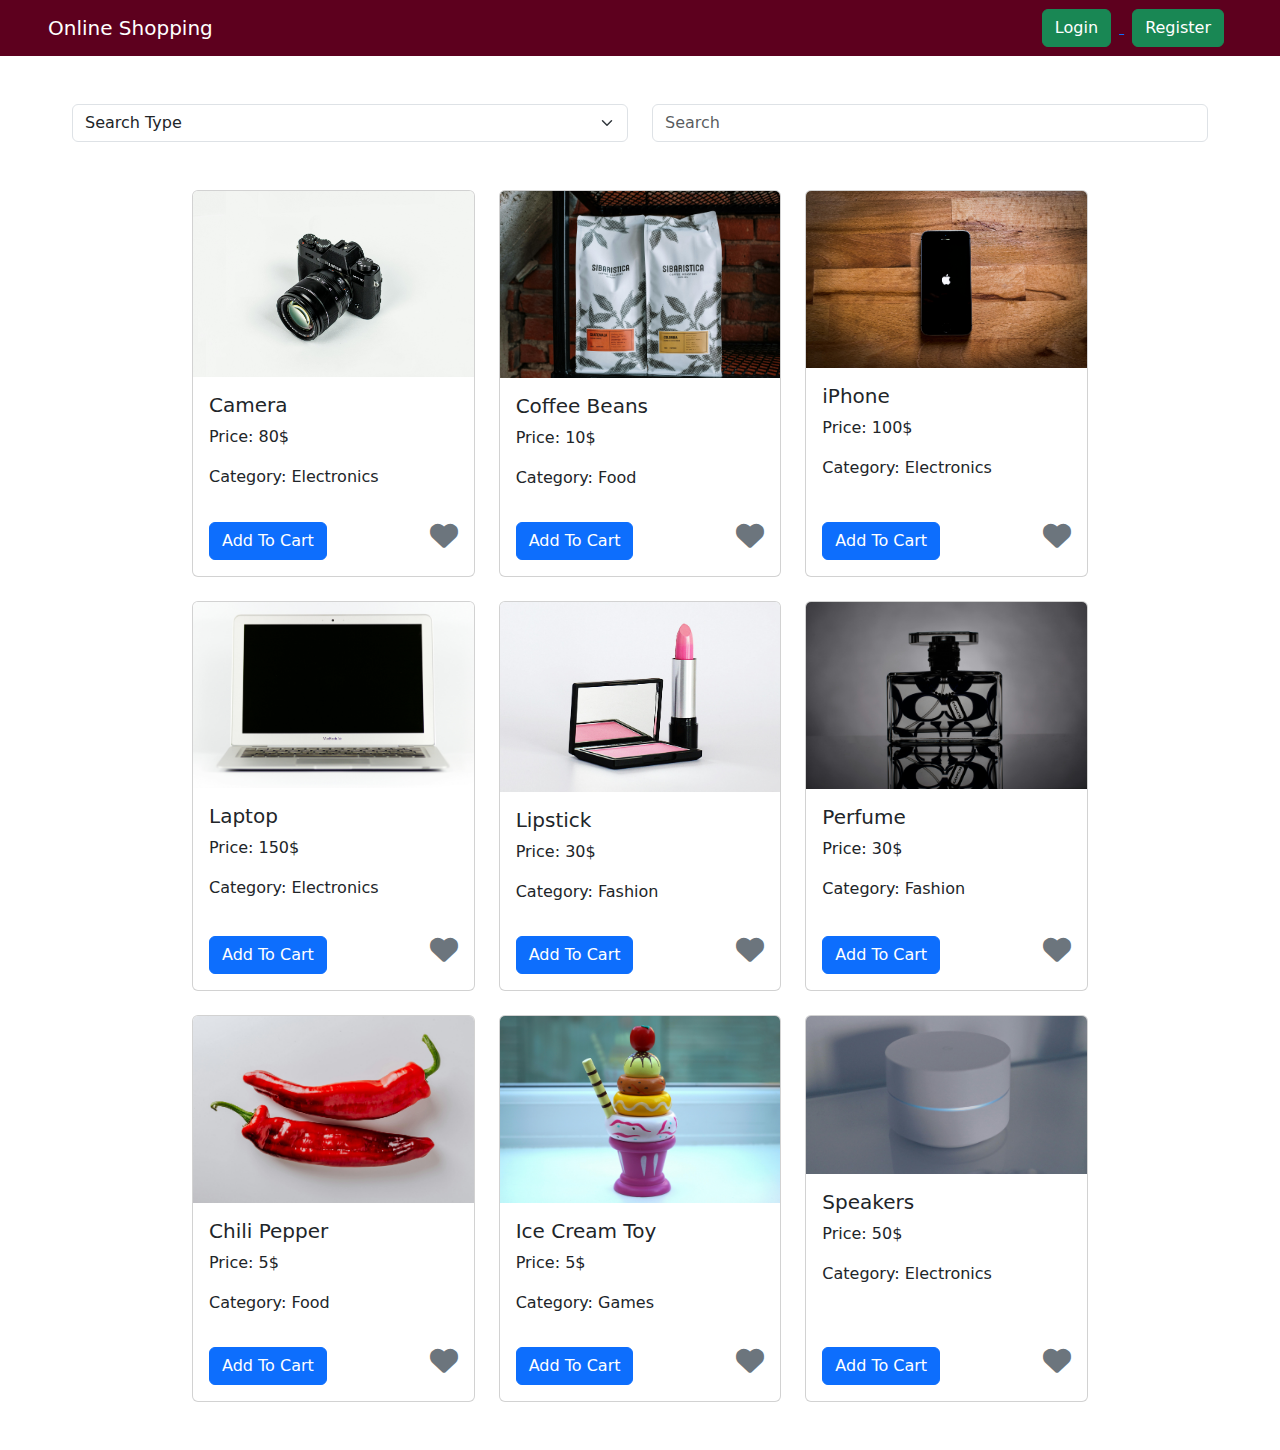
<file: index.html>
<!DOCTYPE html>
<html lang="en">

<head>
    <meta charset="UTF-8">
    <meta name="viewport" content="width=device-width, initial-scale=1.0">
    <link rel="stylesheet" href="css/bootstrap.min.css">
    <link rel="stylesheet" href="css/all.css">
    <link rel="stylesheet" href="css/styleIndex.css">
    <title>Online Shopping Website</title>
</head>

<body>
    <!-- Navbar -->
    <nav class="navbar" style="background-color: #5D001E; color: white">
        <div class="container-fluid px-5">
            <a class="navbar-brand text-white" id="goToHome" href="index.html">Online Shopping</a>
            <p id="visitorName" class="d-none mb-0 fw-semibold fs-5"></p>
            <form class="d-flex">
                <div id="navLoggedOff" class="d-none">
                    <a href="login.html">
                        <button type="button" class="btn btn-success mx-2">Login</button>
                    </a>
                    <a href="registration.html">
                        <button type="button" class="btn btn-success mx-2">Register</button>
                    </a>
                </div>
                <div id="navLoggedIn" class="d-none">
                    <i class="fa-solid fa-cart-shopping"></i>
                    <sub id="cartQuantity">0</sub>
                    <div class="dropdown d-inline">
                        <button class="btn dropdown-toggle text-white" type="button" data-bs-toggle="dropdown" data-bs-auto-close="outside"
                            aria-expanded="false"></button>
                        <ul id="cartItems" class="dropdown-menu dropdown-menu-end p-2" style="width: 250px;">
                            <li><a class="dropdown-item text-center text-capitalize" id="goToProducts" href="#">view all products</a></li>
                            <li><hr class="dropdown-divider"></li>
                        </ul>
                    </div>
                    <button type="button" id="logoutBtn" class="btn btn-danger mx-2">Logout</button>

                </div>
            </form>
        </div>
    </nav>

    <!-- Search Bar -->
    <section id="searchBarSection" style="background-color: white;">
        <div class="container-fluid my-5">
            <form class="row mx-5">
                <div class="col">
                    <select class="form-select text-capitalize" id="searchOptions">
                        <option class="text-capitalize" hidden>Search Type</option>
                        <option class="text-capitalize" value="1">search by name</option>
                        <option class="text-capitalize" value="2">search by category</option>
                    </select>
                </div>

                <div class="col">
                    <input type="text" class="form-control" placeholder="Search" id="searchBar">
                </div>
            </form>
        </div>
    </section>

    <!-- Products Grid -->
    <div id="productsGridSection" style="width: 100%; ">
        <section style="width:70%;" class="mx-auto my-5">
            <div class="row row-cols-1 row-cols-md-3 g-4" style="background-color: white;">
                <div class="col">
                    <div class="card h-100 ">
                        <img src="img/camera.jpg" class="card-img-top" alt="camera photo">
                        <div class="card-body">
                            <h5 class="card-title">Camera</h5>
                            <p class="card-text">Price: 80$</p>
                            <p class="card-text">Category: Electronics</p>
                        </div>
                        <div>
                            <button type="button" class="btn btn-primary text-capitalize m-3 addToCart">add to cart</button>
                            <a class="likeButton" href="#"><i class="fa-solid fa-heart float-end m-3 fs-3 text-secondary"></i></a>
                        </div>
                    </div>
                </div>
                <div class="col">
                    <div class="card h-100">
                        <img src="img/coffeebeans.jpg" class="card-img-top" alt="coffeebeans">
                        <div class="card-body">
                            <h5 class="card-title">Coffee Beans</h5>
                            <p class="card-text">Price: 10$</p>
                            <p class="card-text">Category: Food</p>
                        </div>
                        <div>
                            <button type="button" class="btn btn-primary text-capitalize m-3 addToCart">add to cart</button>
                            <a class="likeButton" href="#"><i class="fa-solid fa-heart float-end m-3 fs-3 text-secondary"></i></a>
                        </div>
                    </div>
                </div>
                <div class="col">
                    <div class="card h-100">
                        <img src="img/iphone.jpg" class="card-img-top" alt="iphone photo">
                        <div class="card-body">
                            <h5 class="card-title">iPhone</h5>
                            <p class="card-text">Price: 100$</p>
                            <p class="card-text">Category: Electronics</p>
                        </div>
                        <div>
                            <button type="button" class="btn btn-primary text-capitalize m-3 addToCart">add to cart</button>
                            <a class="likeButton" href="#"><i class="fa-solid fa-heart float-end m-3 fs-3 text-secondary"></i></a>
                        </div>
                    </div>
                </div>
                <div class="col">
                    <div class="card h-100">
                        <img src="img/laptop.jpg" class="card-img-top" alt="laptop photo">
                        <div class="card-body">
                            <h5 class="card-title">Laptop</h5>
                            <p class="card-text">Price: 150$</p>
                            <p class="card-text">Category: Electronics</p>
                        </div>
                        <div>
                            <button type="button" class="btn btn-primary text-capitalize m-3 addToCart">add to cart</button>
                            <a class="likeButton" href="#"><i class="fa-solid fa-heart float-end m-3 fs-3 text-secondary"></i></a>
                        </div>
                    </div>
                </div>
                <div class="col">
                    <div class="card h-100">
                        <img src="img/lipstick.jpg" class="card-img-top" alt="lipstick photo">
                        <div class="card-body">
                            <h5 class="card-title">Lipstick</h5>
                            <p class="card-text">Price: 30$</p>
                            <p class="card-text">Category: Fashion</p>
                        </div>
                        <div>
                            <button type="button" class="btn btn-primary text-capitalize m-3 addToCart">add to cart</button>
                            <a class="likeButton" href="#"><i class="fa-solid fa-heart float-end m-3 fs-3 text-secondary"></i></a>
                        </div>
                    </div>
                </div>
                <div class="col">
                    <div class="card h-100">
                        <img src="img/perfume.jpg" class="card-img-top" alt="perfume photo">
                        <div class="card-body">
                            <h5 class="card-title">Perfume</h5>
                            <p class="card-text">Price: 30$</p>
                            <p class="card-text">Category: Fashion</p>
                        </div>
                        <div>
                            <button type="button" class="btn btn-primary text-capitalize m-3 addToCart">add to cart</button>
                            <a class="likeButton" href="#"><i class="fa-solid fa-heart float-end m-3 fs-3 text-secondary"></i></a>
                        </div>
                    </div>
                </div>
                <div class="col">
                    <div class="card h-100">
                        <img src="img/chilipepper.jpg" class="card-img-top" alt="chilipepper photo">
                        <div class="card-body">
                            <h5 class="card-title">Chili Pepper</h5>
                            <p class="card-text">Price: 5$</p>
                            <p class="card-text">Category: Food</p>
                        </div>
                        <div>
                            <button type="button" class="btn btn-primary text-capitalize m-3 addToCart">add to cart</button>
                            <a class="likeButton" href="#"><i class="fa-solid fa-heart float-end m-3 fs-3 text-secondary"></i></a>
                        </div>
                    </div>
                </div>
                <div class="col">
                    <div class="card h-100">
                        <img src="img/toy.jpg" class="card-img-top" alt="toy photo">
                        <div class="card-body">
                            <h5 class="card-title">Ice Cream Toy</h5>
                            <p class="card-text">Price: 5$</p>
                            <p class="card-text">Category: Games</p>
                        </div>
                        <div>
                            <button type="button" class="btn btn-primary text-capitalize m-3 addToCart">add to cart</button>
                            <a class="likeButton" href="#"><i class="fa-solid fa-heart float-end m-3 fs-3 text-secondary"></i></a>
                        </div>
                    </div>
                </div>
                <div class="col">
                    <div class="card h-100">
                        <img src="img/speakers.jpg" class="card-img-top" alt="speakers photo">
                        <div class="card-body">
                            <h5 class="card-title">Speakers</h5>
                            <p class="card-text">Price: 50$</p>
                            <p class="card-text">Category: Electronics</p>
                        </div>
                        <div>
                            <button type="button" class="btn btn-primary text-capitalize m-3 addToCart">add to cart</button>
                            <a class="likeButton" href="#"><i class="fa-solid fa-heart float-end m-3 fs-3 text-secondary"></i></a>
                        </div>
                    </div>
                </div>
            </div>
        </section>
    </div>
    
    <section id="addedProducts" class="my-3 d-none" style="width:100%;">
        <div class="mx-auto row row-cols-1 row-cols-md-3 g-4" id="productsContainer" style="width:70%">
            
        </div>
        <p id="totalPrice" class="text-center fs-5 fw-semibold my-4"></p>
    </section>

    <section id="likedProducts" class="my-3 d-none" style="width:100%;">
        <h2 class="text-capitalize text-center fs-3">favorite products</h2>
        <div id="favoriteProducts" class="mx-auto row row-cols-1 row-cols-md-3 g-4 " style="width: 70%">

        </div>
    </section>

    <script src="js/bootstrap.bundle.min.js"></script>
    <script src="js/scriptIndex.js"></script>
</body>

</html>
</file>
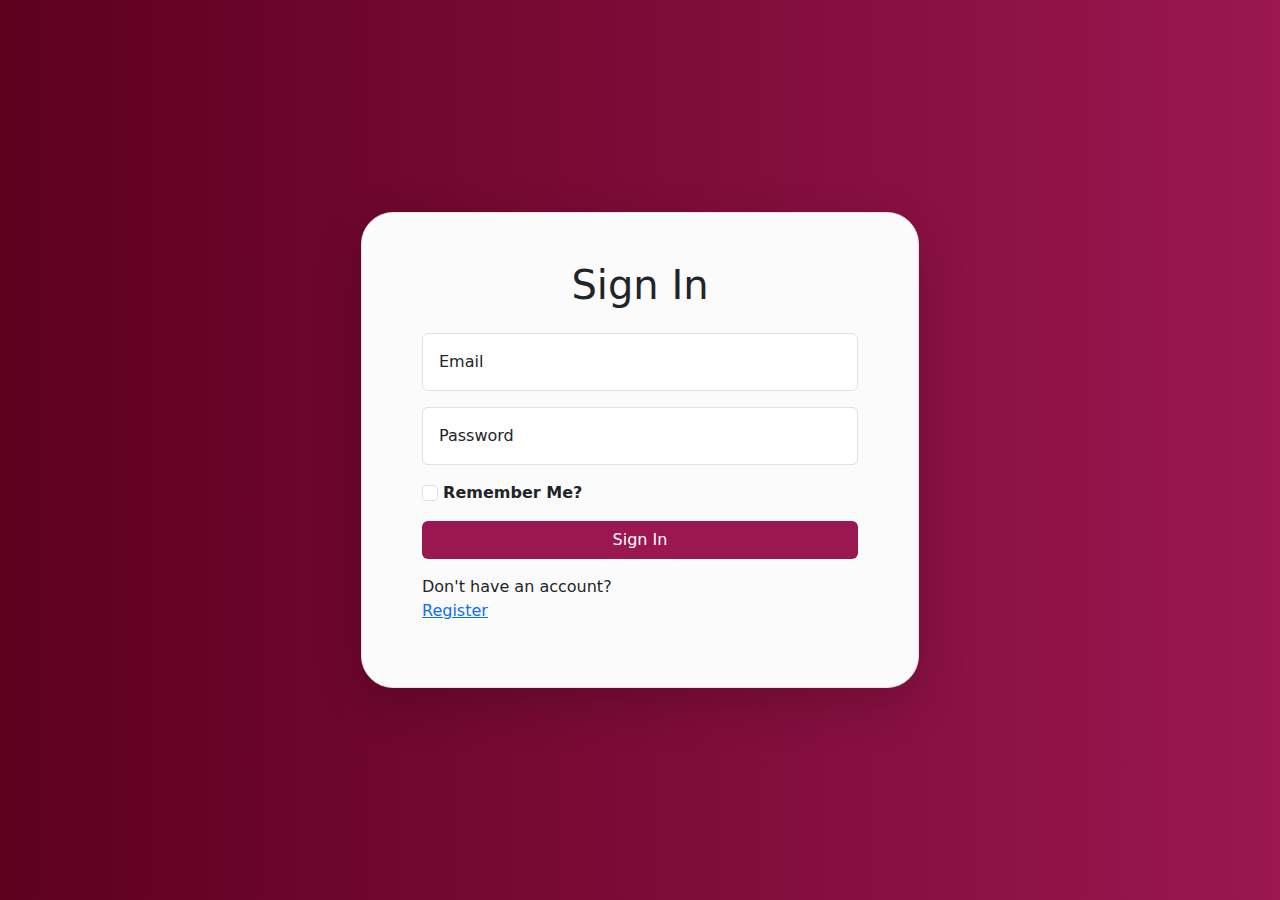
<file: login.html>
<!DOCTYPE html>
<html lang="en">

<head>
    <meta charset="UTF-8">
    <meta name="viewport" content="width=device-width, initial-scale=1.0">
    <title>Sign In Page</title>
    <link rel="stylesheet" href="css/styleLogin.css">
    <link rel="stylesheet" href="css/bootstrap.min.css">
</head>

<body style="background-image: linear-gradient(90deg, #5D001E , #9A1750); ">
    <div class="sign-up-page container d-flex justify-content-center align-items-center" style="height: 100vh">
        <form class="row form-container p-5 border rounded rounded-5 shadow-lg fade-in-top" id="formLoading"
            style="background-color: #fbfbfb;">
            <h1 class="fs-1 mb-4 d-inline-block title-animation text-center">Sign In</h1>

            <div class="form-floating mb-3 d-inline-block">
                <input type="text" class="form-control" id="emailLog" placeholder="Email">
                <label for="emailLog" class="ms-3 text-capitalize">email</label>
            </div>

            <div class="form-floating mb-3 d-inline-block">
                <input type="password" class="form-control" id="passwordLog" placeholder="Password">
                <label for="passwordLog" class="ms-3 text-capitalize">password</label>
            </div>

            <div class="mb-3 col-6">
                <input class="form-check-input" type="checkbox" value="" id="flexCheckDefault">
                <label class="form-check-label fw-semibold text-capitalize" for="flexCheckDefault">
                    Remember me?
                </label>
            </div>

            <div class="input-group mb-3 col-6">
                <button type="button" class="btn col-12" id="buttonLog" style="background: #9A1750; color: white" onclick="redirectToIndex()">Sign In</button>
            </div>

            <div class="mb-3 col-6">
                <span>Don't have an account?</span>
                <a href="registration.html" class="link link-primary text-capitalize">register</a>
            </div>

        </form>
    </div>

    <script src="js/scriptIndex.js"></script>
</body>

</html>
</file>
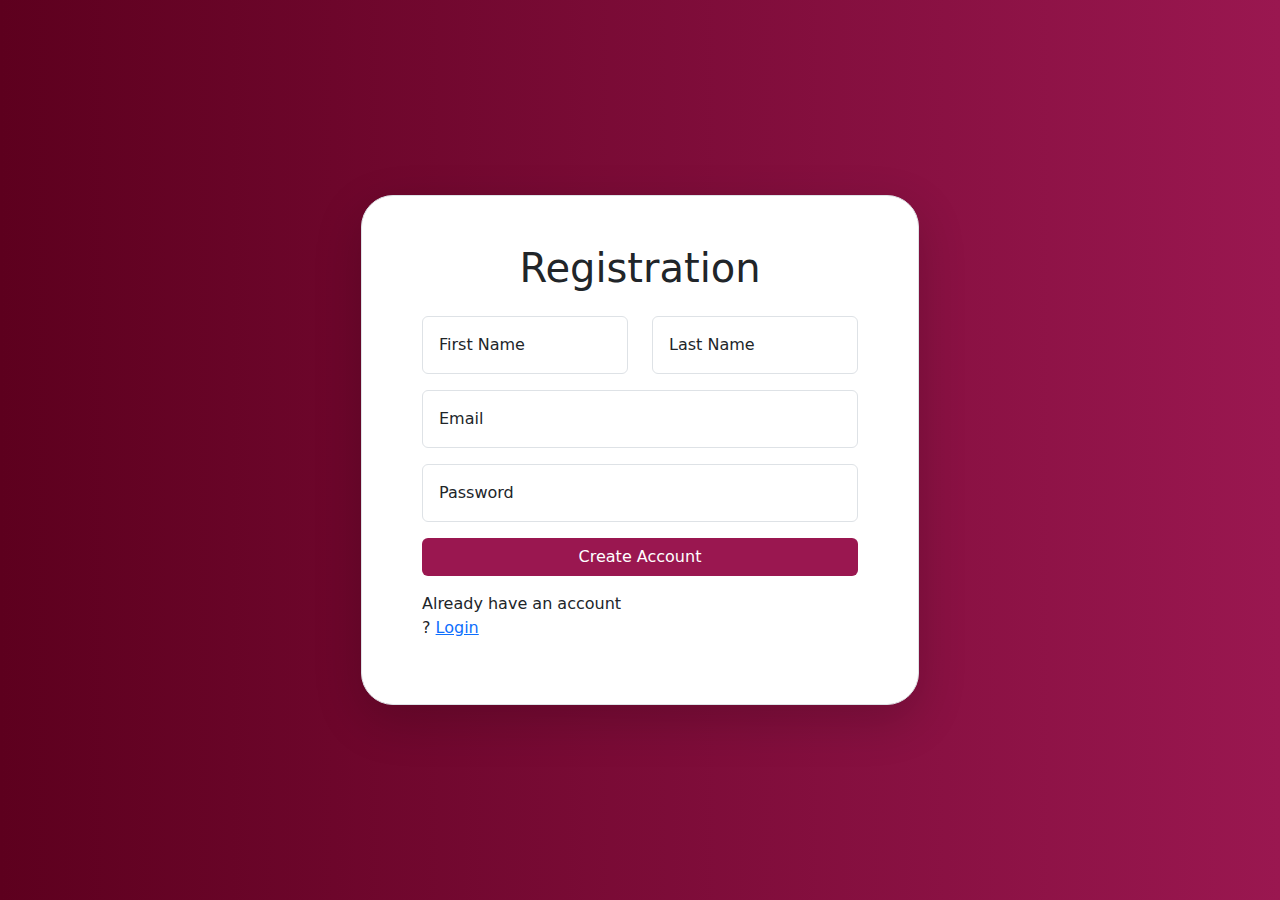
<file: registration.html>
<!DOCTYPE html>
<html lang="en">

<head>
    <meta charset="UTF-8">
    <meta name="viewport" content="width=device-width, initial-scale=1.0">
    <title>Registration Page</title>
    <link rel="stylesheet" href="css/styleRegistration.css">
    <link rel="stylesheet" href="css/bootstrap.min.css">
</head>

<body style="background-image: linear-gradient(90deg, #5D001E , #9A1750); ">
    <div class="sign-up-page container d-flex justify-content-center align-items-center" style="height: 100vh">
        <form class="row form-container p-5 border rounded rounded-5 shadow-lg fade-in-top" id="formLoading"
            style="background-color: white;">
            <h1 class="fs-1 mb-4 d-inline-block title-animation text-center">Registration</h1>
            <div class="form-floating mb-3 d-inline-block col-6">
                <input type="text" class="form-control" id="firstNameReg" placeholder="First Name" required>
                <label for="firstNameReg" class="ms-3 text-capitalize">first name</label>
            </div>

            <div class="form-floating mb-3 d-inline-block col-6">
                <input type="text" class="form-control" id="lastNameReg" placeholder="Last Name" required>
                <label for="lastNameReg" class="ms-3 text-capitalize">last name</label>
            </div>

            <div class="form-floating mb-3 d-inline-block">
                <input type="text" class="form-control" id="emailReg" placeholder="Email" required>
                <label for="emailReg" class="ms-3 text-capitalize">email</label>
            </div>

            <div class="form-floating mb-3 d-inline-block">
                <input type="password" class="form-control" id="passwordReg" placeholder="Password" required>
                <label for="passwordReg" class="ms-3 text-capitalize">password</label>
            </div>

            <div class="input-group mb-3 col-6">
                <button type="button" class="btn col-12 " id="buttonReg" style="background: #9A1750; color: white" onclick="redirectToLogin()">Create
                    Account</button>
            </div>
            <div class="mb-3 col-6">
                <span>Already have an account ?</span>
                <a href="login.html" class="link link-primary text-capitalize">login</a>
            </div>

        </form>
    </div>

    <script src="js/scriptIndex.js"></script>
</body>

</html>
</file>
<file: css/styleIndex.css>
.first-letter-color:hover::first-letter {
    color: black;
    font-size: 1.6rem;
    color: rgb(5, 74, 139);
    transition: 0.5s;
}

.separator {
    height: 35vh;
}

.fixed-img1 {
    background-image: url(../img/Eiffel-banner.jpg);
    background-attachment: fixed;
    background-repeat: no-repeat;
    background-size: cover;
    width: 100%;
    height: 100%;
}

.fixed-img2 {
    background-image: url(../img/notre-dame-banner.jpg);
    background-attachment: fixed;
    background-repeat: no-repeat;
    background-size: cover;
    width: 100%;
    height: 100%;
}

.remove-underline {
    text-decoration: none;
}

.style-card {
    position: relative;
    border-radius: 15px;
    transition: 0.6s;

}

.style-card::before {
    content: "";
    position: absolute;
    top: 0;
    left: 0;
    width: 100%;
    height: 100%;
    background-color: rgba(37, 44, 70, 0.7);

    border-radius: 15px;
    transition: 0.5s;

}

.style-card:hover::before {
    background-color: rgba(35, 61, 158, 0.7);
}

.style-card:hover {
    transform: scale(0.9);
}

.style-card:hover .move-down {
    animation: move-from-top 0.6s cubic-bezier(0.390, 0.575, 0.565, 1.000) both;
}

.line1 {
    border: 3px solid blue;
    width: 5%;
    border-radius: 10px;
    margin: 10px 0px;
    transition: 0.2s;
}

.line2 {
    border: 3px solid red;
    width: 5%;
    border-radius: 10px;
    margin: 10px 0px;
    transition: 0.2s;
}

.line3 {
    border: 3px solid green;
    width: 5%;
    border-radius: 10px;
    margin: 10px 0px;
    transition: 0.2s;
}

.line4 {
    border: 3px solid yellow;
    width: 5%;
    border-radius: 10px;
    margin: 10px 0px;
    transition: 0.2s;
}

.podcast-img {
    width: 100%;
    height: 100%;
    object-fit: cover;
    transition: 0.2s;
    /* transform: scale(1.1); */
}

.podcast-card:hover .line {
    width: 12%;
}

.podcast-card:hover .podcast-img {
    /* transform: scale(1.1); */
    width: 110%;
    height: 110%;
    border-radius: 10px;
}

.podcast-tag {
    list-style: none;
    display: inline;
    background-color: rgb(176, 176, 176);
    padding: 5px;
    margin: 0px 5px;
    border-radius: 5px;

    transition: 0.5s;
}

.podcast-tag:hover {
    background-color: grey;
}
.play-tag {
    transition: 0.5s;
}
.podcast-tag:hover .play-tag {
    color: white;
}

.podcast-title {
    text-decoration: none;
}

.logo-icon {
    transition: 0.5s;
    opacity: 1;
}

.icon-link {
    transition: 0.5s;
}

.icon-link:hover {
    color: grey;
}

.logo-icon:hover {
    opacity: 0.7;
}

@keyframes move-from-top {
    0% {
        transform: translateY(0px);
    }

    100% {
        transform: translateY(15px);
    }
}
</file>
<file: css/styleLogin.css>
* {
    margin: 0;
    padding: 0;
    box-sizing: border-box;
}


.form-container {
    width: 50%;
}

.title-animation {
    animation: tracking-in-contract 1s cubic-bezier(0.215, 0.610, 0.355, 1.000) both;
}

.fade-in-top {
    animation: fade-in-top 0.6s cubic-bezier(0.390, 0.575, 0.565, 1.000) both;
}

@keyframes tracking-in-contract {
    0% {
        letter-spacing: 0.3em;
        opacity: 0;
    }

    40% {
        opacity: 0.6;
    }

    100% {
        letter-spacing: 0.1em;
        opacity: 1;
    }
}

@keyframes fade-in-top {
    0% {
        transform: translateY(-50px);
        opacity: 0;
    }

    100% {
        transform: translateY(0);
        opacity: 1;
    }
}
</file>
<file: css/styleRegistration.css>
* {
    margin: 0;
    padding: 0;
    box-sizing: border-box;
}


.form-container {
    width: 50%;
}

.title-animation {
    animation: tracking-in-contract 1s cubic-bezier(0.215, 0.610, 0.355, 1.000) both;
}

.fade-in-top {
    animation: fade-in-top 0.6s cubic-bezier(0.390, 0.575, 0.565, 1.000) both;
}

@keyframes tracking-in-contract {
    0% {
        letter-spacing: 0.3em;
        opacity: 0;
    }

    40% {
        opacity: 0.6;
    }

    100% {
        letter-spacing: 0.1em;
        opacity: 1;
    }
}

@keyframes fade-in-top {
    0% {
        transform: translateY(-50px);
        opacity: 0;
    }

    100% {
        transform: translateY(0);
        opacity: 1;
    }
}
</file>
